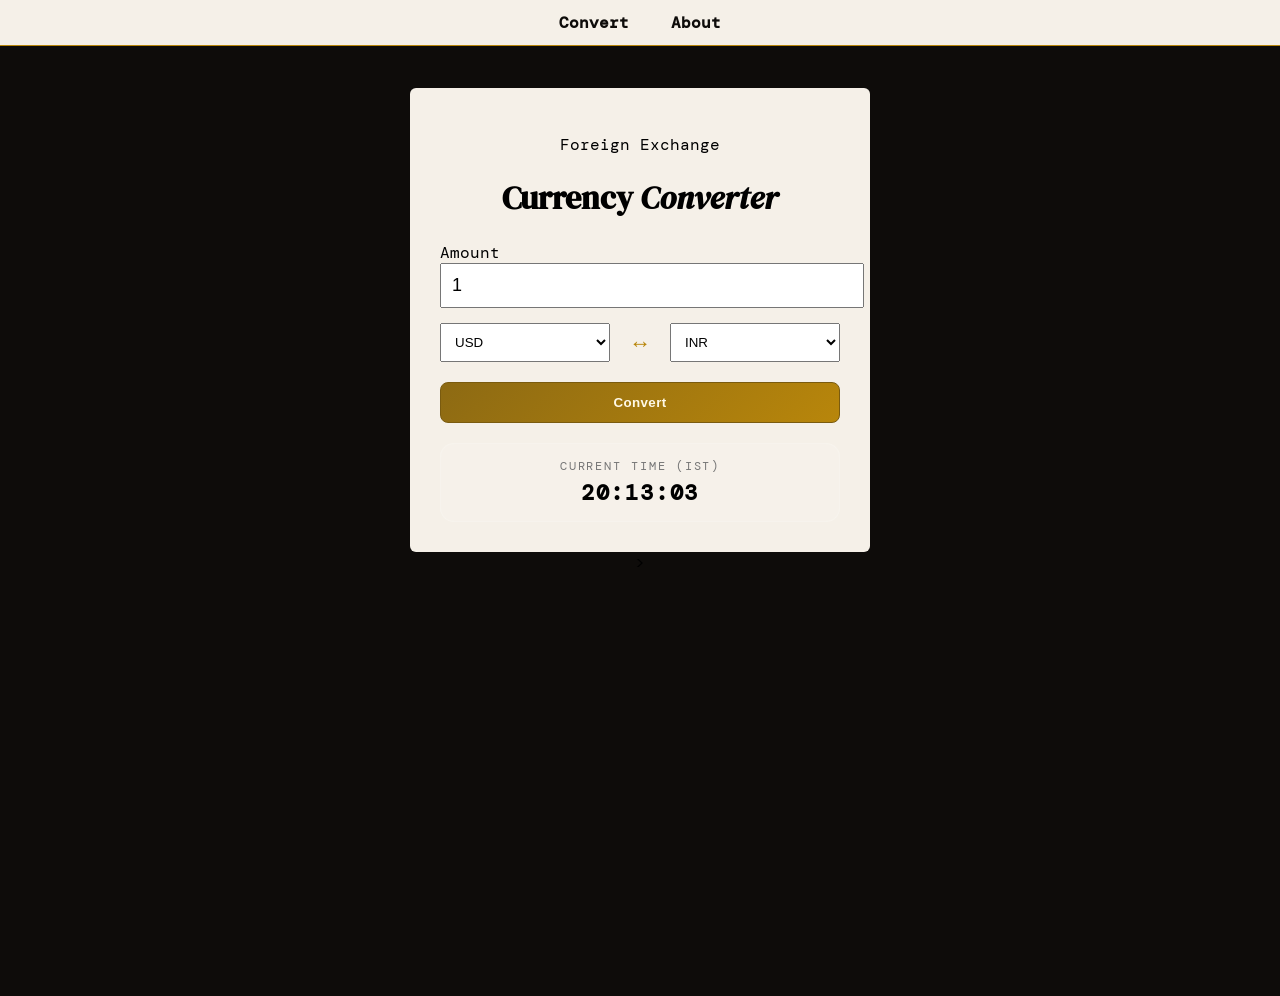
<file: index.html>
<!DOCTYPE html>
<html lang="en">
<head>
  <meta charset="UTF-8" />
  <meta name="viewport" content="width=device-width, initial-scale=1.0"/>
  <title>FX — Currency Converter</title>

  <!-- Fonts -->
  <link rel="preconnect" href="https://fonts.googleapis.com">
  <link rel="preconnect" href="https://fonts.gstatic.com" crossorigin>
  <link href="https://fonts.googleapis.com/css2?family=DM+Serif+Display&family=DM+Mono&display=swap" rel="stylesheet">

  <!-- CSS -->
  <link rel="stylesheet" href="index.css">
</head>

<body>

<nav>
  <a href="index.html">Convert</a>
  <a href="about.html">About</a>
</nav>

<div class="card">

  <div class="header">
    <p class="header-eyebrow">Foreign Exchange</p>
    <h1>Currency <em>Converter</em></h1>
  </div>

  <!-- Amount -->
  <label>Amount</label>
  <input type="number" id="amount" value="1" step="0.01">

  <!-- Dropdowns -->
  <div class="selectors">
    <select id="fromCurrency"></select>
    <div class="exchange-symbol">↔</div>
    <select id="toCurrency"></select>
  </div>

  <!-- Button -->
  <button id="convert-btn" onclick="convert()">Convert</button>

  <!-- Result -->
  <div id="result"></div>
  <div class="time-block">
    <p class="time-label">Current Time (IST)</p>
    <p id="current-time">--:--:--</p>
  </div>

</div>

<div id="popup-overlay" class="hidden">
  <div class="popup">
    <h2 id="popup-title">Notice</h2>
    <p id="popup-message"></p>
    <button id="popup-close">OK</button>
  </div>
</div>

<!-- JS -->
<script src="index.js"></script>
</body>
</html>>
</file>
<file: index.css>
body {
  font-family: 'DM Mono', monospace;
  background: #0e0c0a;
  display: flex;
  flex-direction: column;
  justify-content: flex-start;
  align-items: center;
  min-height: 100vh;
  padding-top: 80px;
}

nav {
  position: fixed;
  top: 0;
  left: 0;
  right: 0;
  background: #f5f0e8;
  padding: 12px 0;
  text-align: center;
  border-bottom: 1px solid #b8860b;
  z-index: 100;
}

nav a {
  margin: 0 16px;
  text-decoration: none;
  color: #0e0c0a;
  font-weight: 700;
}

nav a:hover {
  color: #b8860b;
}

.about-page {
  width: min(100%, 980px);
  max-width: 980px;
  margin: 0 auto;
  padding: 40px 24px 80px;
}

.about-card {
  background: rgba(245, 240, 232, 0.95);
  padding: 36px;
  border-radius: 28px;
  box-shadow: 0 28px 70px rgba(0, 0, 0, 0.18);
  border: 1px solid rgba(184, 134, 11, 0.18);
}

.page-header {
  text-align: center;
  max-width: 720px;
  margin: 0 auto 34px;
}

.page-header h1 {
  font-family: 'DM Serif Display', serif;
  margin: 10px 0 12px;
  font-size: clamp(2rem, 3vw, 3.25rem);
}

.intro-text {
  margin: 0 auto;
  max-width: 650px;
  color: #48443d;
  line-height: 1.8;
}

.profile-card {
  display: grid;
  grid-template-columns: minmax(220px, 260px) 1fr;
  gap: 28px;
  align-items: center;
  margin-bottom: 36px;
}

.profile-image {
  width: 100%;
  aspect-ratio: 1 / 1;
  object-fit: cover;
  border-radius: 24px;
  border: 1px solid rgba(184, 134, 11, 0.18);
  box-shadow: 0 20px 40px rgba(0, 0, 0, 0.12);
}

.profile-details h2,
.team-section h2 {
  margin: 0 0 10px;
  color: #3d362f;
  font-size: 1.25rem;
  letter-spacing: 0.03em;
}

.profile-details h3,
.member-card h3 {
  margin: 0;
  font-size: 1.65rem;
  font-family: 'DM Serif Display', serif;
  color: #1d1b18;
}

.role,
.bio-text,
.member-card p {
  color: #4f4a44;
  line-height: 1.75;
  margin: 12px 0 0;
}

.bio-text {
  margin-top: 18px;
}

.profile-links,
.member-links {
  display: flex;
  flex-wrap: wrap;
  gap: 12px;
  margin-top: 22px;
}

.profile-links a,
.member-links a {
  color: #0e0c0a;
  text-decoration: none;
  padding: 10px 16px;
  background: rgba(184, 134, 11, 0.1);
  border-radius: 999px;
  font-weight: 700;
  transition: background 0.2s ease, transform 0.2s ease;
}

.profile-links a:hover,
.member-links a:hover {
  background: rgba(184, 134, 11, 0.18);
  transform: translateY(-1px);
}

.team-section {
  margin-top: 16px;
}

.team-grid {
  display: grid;
  grid-template-columns: repeat(2, minmax(0, 1fr));
  gap: 20px;
  margin-top: 20px;
}

.member-card {
  background: #fff;
  border-radius: 20px;
  padding: 22px;
  border: 1px solid rgba(14, 12, 10, 0.08);
  box-shadow: 0 18px 32px rgba(14, 12, 10, 0.07);
}

.member-card h3 {
  margin-bottom: 8px;
}

.member-card p {
  margin-bottom: 18px;
}

@media (max-width: 760px) {
  body {
    padding-top: 100px;
  }

  .about-page {
    padding: 24px 16px 60px;
  }

  .profile-card,
  .team-grid {
    grid-template-columns: 1fr;
  }
}

.card {
  background: #f5f0e8;
  padding: 30px;
  width: 400px;
  border-radius: 6px;
}

.header {
  text-align: center;
  margin-bottom: 20px;
}

.header h1 {
  font-family: 'DM Serif Display', serif;
}

input {
  width: 100%;
  padding: 10px;
  font-size: 18px;
  margin-bottom: 15px;
}

.selectors {
  display: flex;
  gap: 10px;
  margin-bottom: 20px;
}

select {
  flex: 1;
  padding: 10px;
}

.exchange-symbol {
  display: flex;
  align-items: center;
  justify-content: center;
  width: 40px;
  font-size: 22px;
  color: #b8860b;
}

#convert-btn {
  width: 100%;
  padding: 12px;
  background: linear-gradient(135deg, #8d6a13, #b8860b);
  color: #fff9e6;
  border: 1px solid #7a5b0f;
  border-radius: 8px;
  cursor: pointer;
  font-weight: 700;
  letter-spacing: 0.03em;
  transition: transform 0.15s ease, box-shadow 0.15s ease;
}

#convert-btn:hover {
  transform: translateY(-1px);
  box-shadow: 0 10px 24px rgba(184, 134, 11, 0.25);
}

#result {
  margin-top: 20px;
  text-align: center;
  font-size: 20px;
}

#popup-overlay {
  position: fixed;
  inset: 0;
  background: rgba(0, 0, 0, 0.7);
  display: flex;
  align-items: center;
  justify-content: center;
  z-index: 1000;
}

#popup-overlay.hidden {
  display: none;
}

.popup {
  width: min(90%, 360px);
  background: #131213;
  padding: 26px 24px;
  border-radius: 20px;
  border: 1px solid rgba(184, 134, 11, 0.22);
  box-shadow: 0 24px 60px rgba(0, 0, 0, 0.35);
  text-align: center;
}

.popup h2 {
  margin: 0 0 14px;
  font-size: 24px;
  color: #f1c40f;
}

.popup p {
  margin: 0 0 24px;
  color: #e7e2d8;
  line-height: 1.5;
}

#popup-close {
  padding: 12px 20px;
  background: linear-gradient(135deg, #8d6a13, #b8860b);
  border: none;
  color: #fff;
  font-weight: 700;
  border-radius: 12px;
  cursor: pointer;
}

#popup-close:hover {
  filter: brightness(1.05);
}

.time-block {
  margin-top: 18px;
  padding: 14px 18px;
  border-radius: 14px;
  background: rgba(255, 255, 255, 0.12);
  border: 1px solid rgba(255, 255, 255, 0.14);
  text-align: center;
}

.time-label {
  margin: 0 0 4px;
  font-size: 12px;
  letter-spacing: 0.16em;
  text-transform: uppercase;
  color: #777;
}

#current-time {
  margin: 0;
  font-size: 22px;
  font-weight: 700;
  letter-spacing: 0.08em;
}
</file>
